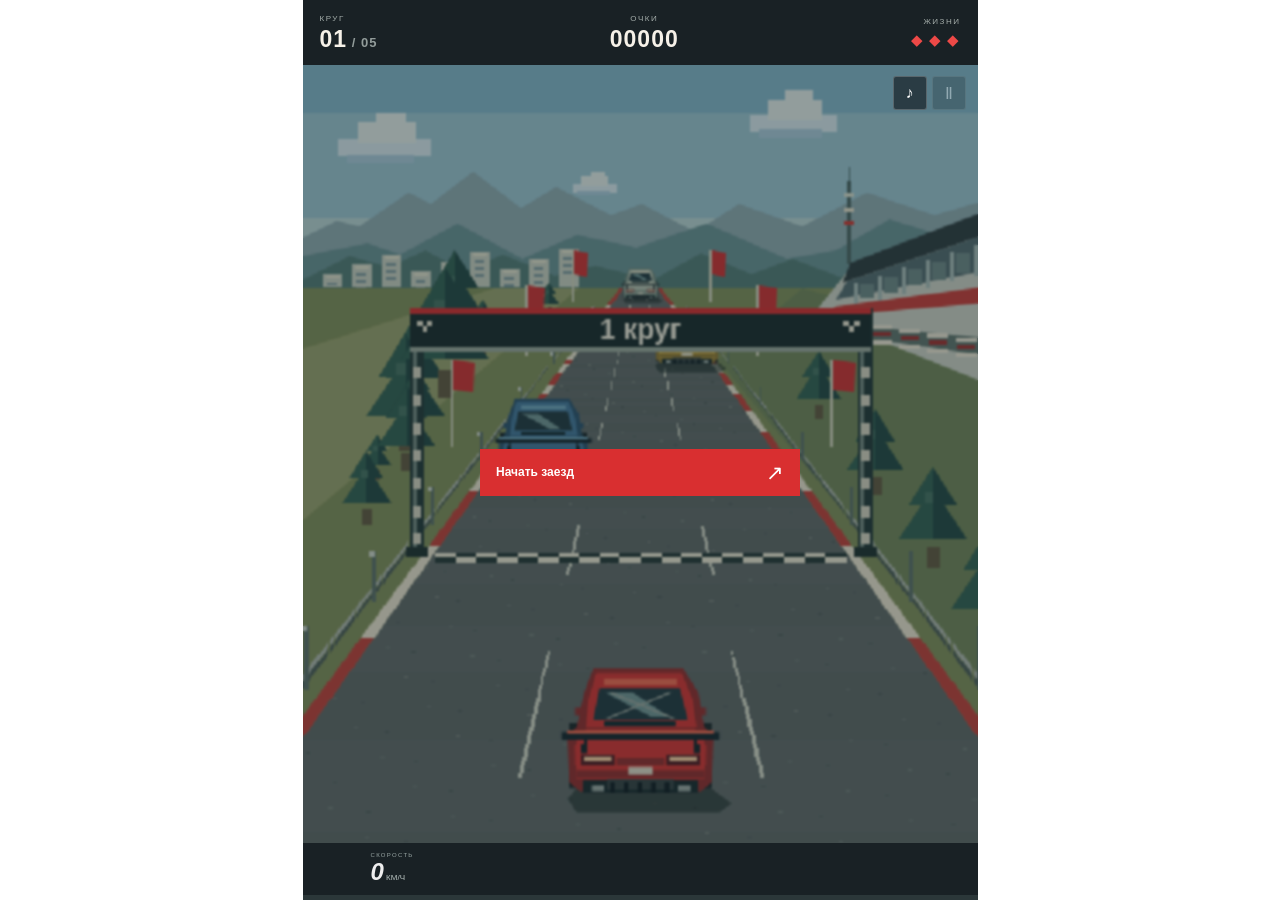
<file: index.html>
<!doctype html>
<html lang="ru">
<head>
  <meta charset="utf-8">
  <meta name="viewport" content="width=device-width,initial-scale=1,viewport-fit=cover">
  <meta name="theme-color" content="#192125">
  <title>Красное кольцо</title>
  <link rel="icon" href="data:,">
  <link rel="stylesheet" href="styles.css">
  <script defer src="config.js"></script>
  <script defer src="engine.js"></script>
  <script defer src="game.js"></script>
</head>
<body>
  <main id="game" class="game-frame" tabindex="0" aria-label="Гоночная игра">
    <canvas id="scene" width="480" height="640" aria-label="Гоночная трасса"></canvas>
    <div class="hud">
      <div><span class="hud-label">КРУГ</span><strong><span id="lap">01</span><span class="hud-total"> / 05</span></strong></div>
      <div class="score-block"><span class="hud-label">ОЧКИ</span><strong id="score">00000</strong></div>
      <div class="health-block"><span class="hud-label">ЖИЗНИ</span><span id="lives" class="lives" aria-label="3 жизни">◆ ◆ ◆</span></div>
    </div>
    <div class="toolbar">
      <button id="sound" class="icon-button" aria-label="Выключить звук" aria-pressed="true">♪</button>
      <button id="pause" class="icon-button" aria-label="Пауза" disabled>Ⅱ</button>
    </div>
    <div id="notice" class="notice" aria-live="polite"></div>
    <div class="bottom-hud"><div><span class="speed-label">СКОРОСТЬ</span><b id="speed">0</b><span class="speed-unit"> КМ/Ч</span></div><span id="drift-status"></span></div>
    <div class="lap-track"><div id="progress"></div></div>
    <div id="overlay" class="overlay">
      <section id="start-panel" class="start-panel">
        <button id="start" class="primary">Начать заезд <span aria-hidden="true">↗</span></button>
      </section>
      <section id="fact-panel" class="panel fact-panel" hidden>
        <p id="fact-kicker" class="panel-kicker"></p>
        <p id="fact-text" class="fact-text"></p>
        <button id="next" class="primary">К результатам <span aria-hidden="true">→</span></button>
      </section>
      <section id="pause-panel" class="panel" hidden>
        <h2 class="small-title">Пауза</h2>
        <button id="resume" class="primary">Продолжить <span aria-hidden="true">→</span></button>
      </section>
      <section id="result-panel" class="panel result-panel" hidden>
        <h2 id="result-title" class="small-title"></h2>
        <div class="result-score"><span>ОЧКИ</span><strong id="result-score">0</strong></div>
        <div class="result-stats"><span>Круги<b id="result-laps"></b></span><span>Обгоны<b id="result-passes"></b></span><span>Дрифты<b id="result-drifts"></b></span></div>
        <p id="record" class="record"></p>
        <button id="restart" class="primary">Ещё один заезд <span aria-hidden="true">↗</span></button>
      </section>
      <div id="countdown" class="countdown" hidden aria-live="assertive">3</div>
    </div>
    <div class="touch-controls"><button id="left" aria-label="Перестроиться влево">←</button><button id="right" aria-label="Перестроиться вправо">→</button></div>
  </main>
</body>
</html>
</file>
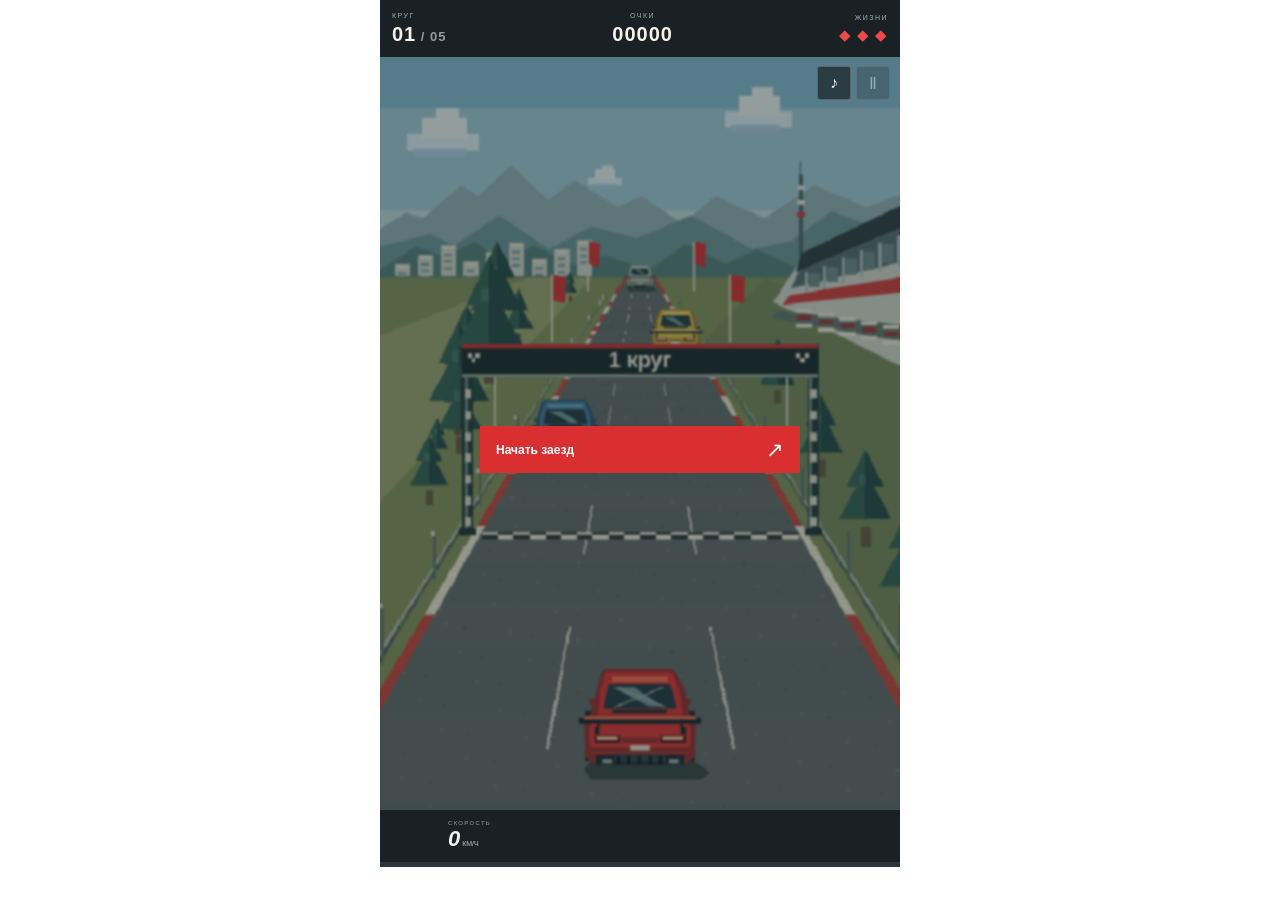
<file: embed.html>
<!doctype html>
<html lang="ru">
<head>
  <meta charset="utf-8">
  <meta name="viewport" content="width=device-width,initial-scale=1">
  <title>Красное кольцо</title>
  <link rel="icon" href="data:,">
  <style>html,body{margin:0;background:transparent}.game-embed{width:100%;max-width:520px;aspect-ratio:3/5;margin:auto}.game-embed iframe{display:block;width:100%;height:100%;border:0}</style>
</head>
<body>
  <div class="game-embed"><iframe src="./index.html" title="Гоночная игра" allow="autoplay"></iframe></div>
</body>
</html>
</file>
<file: styles.css>
:root{--ink:#202425;--red:#d92f30}
*{box-sizing:border-box}
html,body{width:100%;height:100%;margin:0;overflow:hidden}
body{display:flex;align-items:center;justify-content:center;background:transparent;color:var(--ink);font-family:Arial,sans-serif}
button{font:inherit;cursor:pointer;-webkit-tap-highlight-color:transparent}
button:focus-visible{outline:3px solid #eeab43;outline-offset:-4px}
button:disabled{opacity:.35;cursor:default}
[hidden]{display:none!important}
.game-frame{position:relative;width:min(100vw,75svh);aspect-ratio:3/4;overflow:hidden;background:#192125;isolation:isolate;outline:none;touch-action:pan-y}
.game-frame:focus-visible{outline:2px solid var(--red);outline-offset:-2px}
canvas{width:100%;height:100%;display:block;image-rendering:pixelated}
.hud{position:absolute;inset:0 0 auto;height:65px;display:flex;align-items:center;justify-content:space-between;background:#192125;padding:10px 17px;color:#f6f1e8;z-index:2}
.hud-label{font-size:8px;color:#a4adaa;letter-spacing:1.5px;display:block;margin-bottom:5px}
.hud strong{font-size:23px;line-height:1;font-variant-numeric:tabular-nums;letter-spacing:1px}
.hud-total{font-size:13px;color:#929c9a}
.score-block{text-align:center;min-width:76px}
.health-block{text-align:right}
.lives{display:block;color:#ed4947;font-size:15px;letter-spacing:1px;white-space:nowrap}
.toolbar{position:absolute;top:76px;right:12px;display:flex;gap:5px;z-index:5}
.icon-button{width:34px;height:34px;background:#1b252bba;border:1px solid #ffffff38;border-radius:3px;color:#fff;font-size:16px}
.icon-button[aria-pressed="false"]{color:#899492;text-decoration:line-through}
.bottom-hud{position:absolute;bottom:5px;left:0;right:0;height:52px;background:#192125;color:#eee;display:flex;justify-content:space-between;align-items:center;padding:7px 68px;gap:6px;z-index:2}
.speed-label{display:block;font-size:6px;letter-spacing:1.3px;color:#9aa7a5}
.bottom-hud b{font-size:24px;font-style:italic;font-variant-numeric:tabular-nums}
.speed-unit{font-size:8px;color:#b8c3c0}
.bottom-hud>span{max-width:120px;font-size:7px;letter-spacing:1px;color:#acb9b6;text-align:right;line-height:1.4}
.lap-track{position:absolute;bottom:0;width:100%;height:5px;background:#2b3739;z-index:2}
.lap-track div{height:100%;width:0;background:var(--red)}
.overlay{position:absolute;inset:65px 0 57px;display:flex;align-items:center;justify-content:center;padding:50px 20px 14px;background:#12212766;z-index:4;backdrop-filter:blur(1px)}
.start-panel{width:72%;max-width:320px}
.panel{width:100%;max-width:350px;max-height:100%;flex-shrink:0;overflow-y:auto;overscroll-behavior:contain;scrollbar-width:thin;background:#f5f2eaf5;padding:28px 28px 22px;box-shadow:5px 5px 0 #13212660;border-top:3px solid var(--red)}
.panel-kicker{font-size:8px;letter-spacing:1.4px;line-height:1.7;font-weight:bold;margin:0 0 17px}
.primary{background:var(--red);border:0;min-height:47px;padding:13px 16px;display:flex;justify-content:space-between;align-items:center;width:100%;color:#fff;font-size:12px;font-weight:bold;transition:background .15s}
.primary:hover{background:#b92225}
.primary span{font-size:21px;font-weight:normal;line-height:1}
.notice{position:absolute;top:120px;left:50%;max-width:calc(100% - 24px);transform:translateX(-50%);background:#182625e8;color:#fff;font-size:11px;font-weight:bold;letter-spacing:.6px;padding:10px 15px;text-align:center;line-height:1.4;pointer-events:none;z-index:3;opacity:0;transition:opacity .15s}
.notice.visible{opacity:1}
.small-title{font-size:30px;line-height:1.04;letter-spacing:-1px;margin:0 0 20px}
.fact-text{font-size:13px;line-height:1.7;margin:0 0 24px}
.result-score{padding:16px 0;border-top:1px solid #d4d8d1;border-bottom:1px solid #d4d8d1}
.result-score>span{font-size:8px;letter-spacing:1.2px;display:block;color:#737b77}
.result-score strong{display:block;font-size:46px;letter-spacing:-2px;margin-top:5px}
.result-stats{display:flex;justify-content:space-between;margin:16px 0;font-size:10px;color:#737b77}
.result-stats b{display:block;font-size:19px;color:var(--ink);margin-top:6px}
.record{font-size:10px;color:var(--red);margin:18px 0}
.countdown{font-size:100px;font-weight:900;color:#fff;text-shadow:5px 5px 0 #172726}
.touch-controls{position:absolute;bottom:9px;left:10px;right:10px;display:flex;justify-content:space-between;pointer-events:none;z-index:3}
.touch-controls button{pointer-events:auto;width:46px;height:44px;background:#17242791;border:1px solid #ffffff60;color:#fff;font-size:24px;border-radius:3px;touch-action:none}
.game-frame:not(.playing) .touch-controls{display:none}
@media(max-width:700px){
  .game-frame{width:min(100vw,60svh);aspect-ratio:3/5}
  .game-frame.playing{touch-action:none}
  .hud{height:57px;padding:9px 12px}
  .hud strong{font-size:20px}.hud-label{font-size:7px}
  .toolbar{top:66px;right:10px}
  .overlay{top:57px;padding:44px 16px 12px}
  .panel{max-width:310px;padding:23px 24px 20px}
  .small-title{font-size:27px}
  .fact-text{font-size:12px;line-height:1.6;margin-bottom:20px}
  .panel-kicker{font-size:7px;margin-bottom:13px}
  .notice{top:105px;font-size:10px}
  .primary{min-height:43px}
  .result-score{padding:10px 0}.result-score strong{font-size:35px}
  .result-stats{margin:10px 0}.record{margin:12px 0}
  .bottom-hud>span{max-width:75px;font-size:6px}
  .bottom-hud b{font-size:22px}.speed-unit{font-size:7px}
}
@media(max-width:360px){
  .panel{padding:17px 19px 16px}.small-title{font-size:25px}
  .fact-text{font-size:11px;line-height:1.55;margin-bottom:16px}
  .panel-kicker{letter-spacing:1px;font-size:6px}
  .hud strong{font-size:18px}.hud{padding-inline:10px}.hud-total{font-size:10px}.lives{font-size:12px}
  .result-score{padding:8px 0}.result-score strong{font-size:28px}.result-stats b{font-size:16px}
  .record{font-size:9px;margin:10px 0}
}
@media(prefers-reduced-motion:reduce){*{transition:none!important}}
</file>
